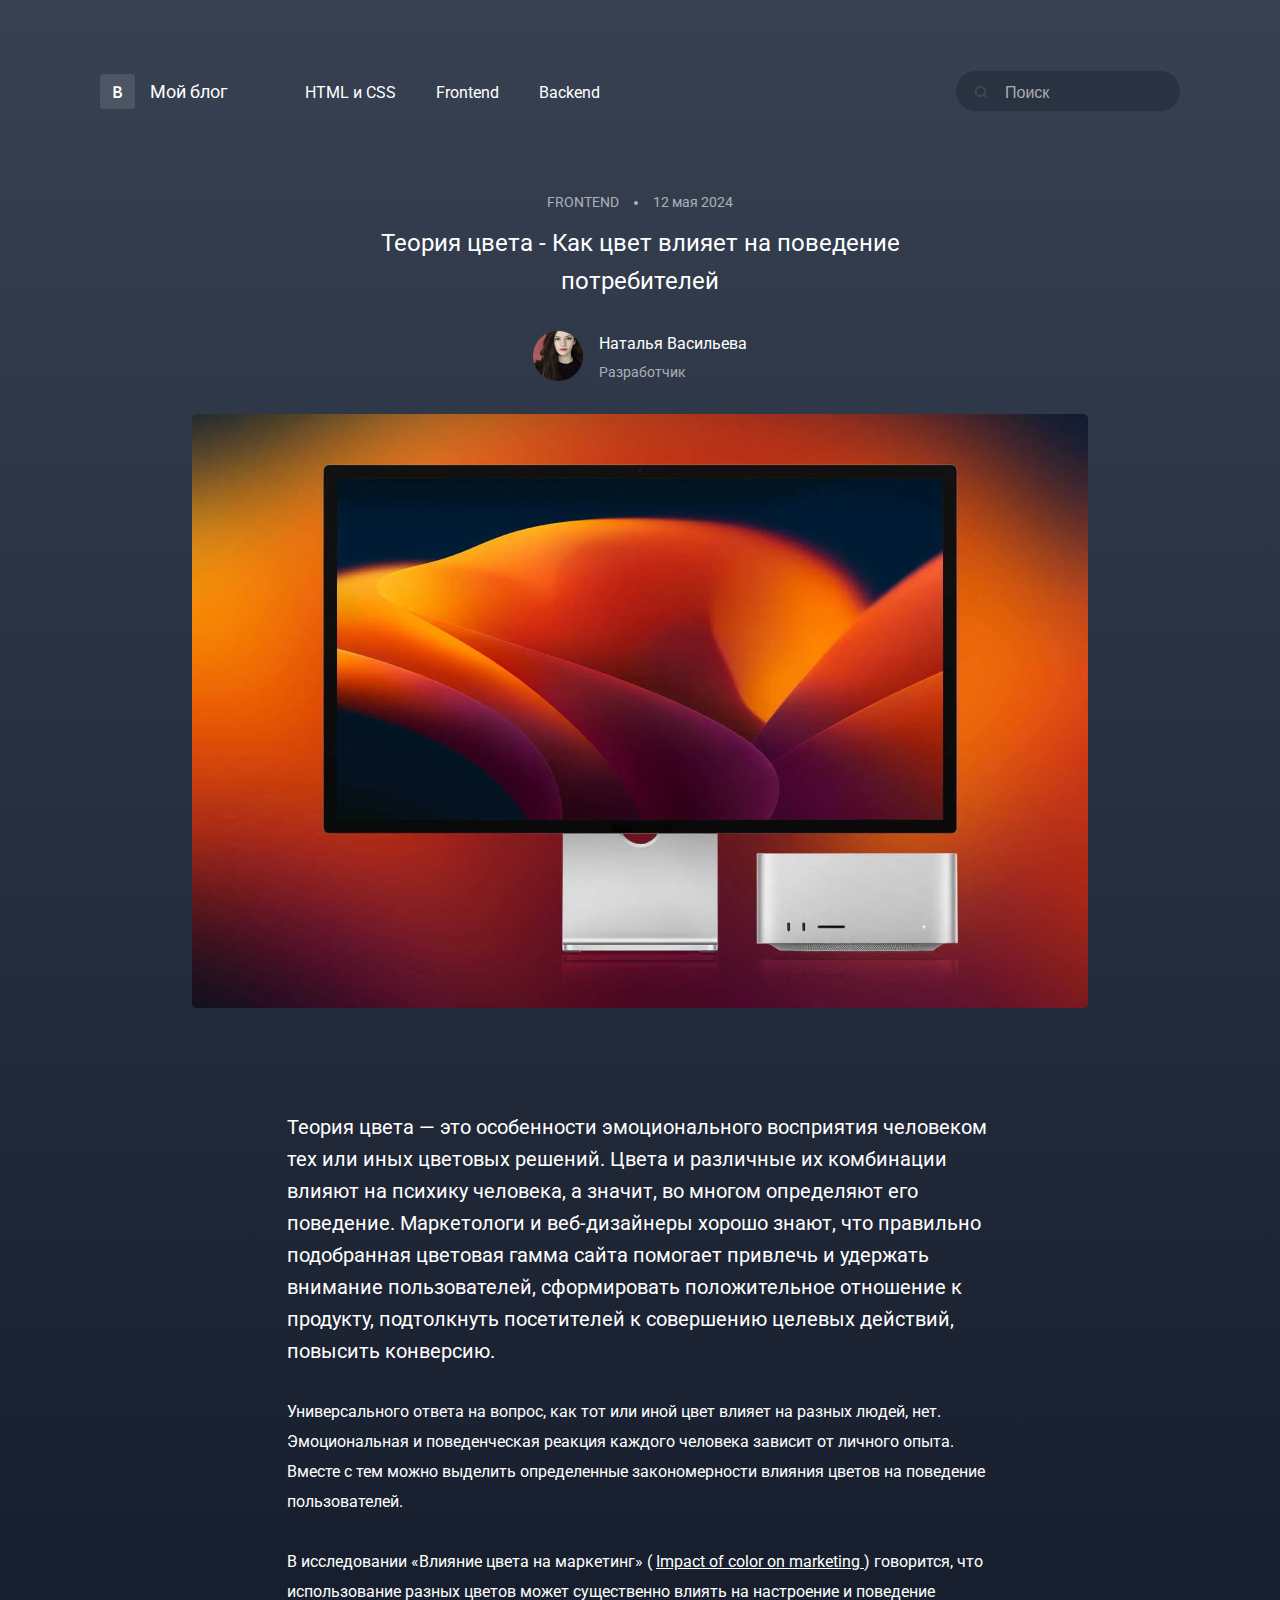
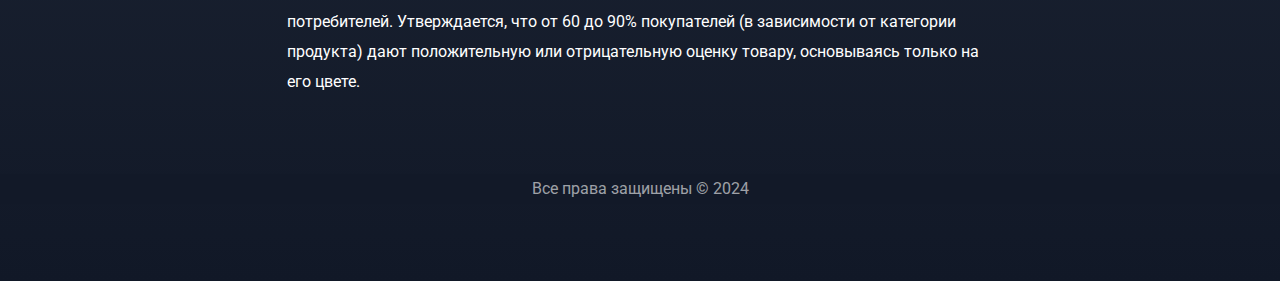
<file: 1-Blog/index.html>
<!DOCTYPE html>
<html lang="en">

<head>
    <meta charset="UTF-8">
    <meta name="viewport" content="width=device-width, initial-scale=1.0">
    <title>Мой блог</title>
    <link rel="stylesheet" href="./styles/style.css">
    <link rel="preconnect" href="https://fonts.googleapis.com">
    <link rel="preconnect" href="https://fonts.gstatic.com" crossorigin>
    <link href="https://fonts.googleapis.com/css2?family=Roboto&display=swap" rel="stylesheet">
    <link rel="preconnect" href="https://fonts.googleapis.com">
    <link rel="preconnect" href="https://fonts.gstatic.com" crossorigin>
    <link href="https://fonts.googleapis.com/css2?family=Source+Code+Pro:ital,wght@0,600;1,600&display=swap"
        rel="stylesheet">
</head>

<body>
    <header>
        <a class="logo" href="./index.html"><span>B</span> Мой блог</a>
        <nav>
            <ul>
                <li><a href="#">HTML и CSS</a></li>
                <li><a href="#">Frontend</a></li>
                <li><a href="#">Backend</a></li>
            </ul>
        </nav>
        <form class="search" action="#" method="get">
            <label for="search"><img src="./images/search.png" alt="Изображение лупы"></label>
            <input type="text" name="search_query" placeholder="Поиск" id="search" />
        </form>
    </header>
    <main>
        <article>
            <p class="topic">FRONTEND <img src="./images/Rectangle 5.svg" alt="Разделитель"> <time
                    datetime="2024-05-12">12 мая 2024</time></p>

            <h1>Теория цвета - Как цвет влияет на поведение потребителей</h1>
            <div class="author">
                <div class="photo">
                    <img src="./images/Ellipse 1.png" alt="Аватар автора">
                </div>
                <div>
                    <p class="name">Наталья Васильева</p>
                    <p class="profession">Разработчик</p>
                </div>
            </div>
            <section>
                <img src="./images/Rectangle 181.png" alt="Фотография компьютера">
                <p class="definition">
                    Теория цвета — это особенности эмоционального восприятия человеком тех или иных цветовых решений.
                    Цвета
                    и
                    различные их
                    комбинации влияют на психику человека, а значит, во многом определяют его поведение. Маркетологи и
                    веб-дизайнеры
                    хорошо
                    знают, что правильно подобранная цветовая гамма сайта помогает привлечь и удержать внимание
                    пользователей,
                    сформировать
                    положительное отношение к продукту, подтолкнуть посетителей к совершению целевых действий, повысить
                    конверсию.
                </p>
                <p>
                    Универсального ответа на вопрос, как тот или иной цвет влияет на разных людей, нет. Эмоциональная и
                    поведенческая
                    реакция каждого человека зависит от личного опыта. Вместе с тем можно выделить определенные
                    закономерности
                    влияния
                    цветов на поведение пользователей.
                </p>
                <p>
                    В исследовании «Влияние цвета на маркетинг» (
                    <a href="https://www.researchgate.net/publication/235320162_Impact_of_color_on_marketing"
                        target="_blank">
                        Impact of color on marketing
                    </a>
                    ) говорится, что использование разных
                    цветов
                    может существенно влиять на настроение и поведение потребителей. Утверждается, что от 60 до 90%
                    покупателей
                    (в
                    зависимости от категории продукта) дают положительную или отрицательную оценку товару, основываясь
                    только на
                    его
                    цвете.
                </p>
            </section>
        </article>
    </main>
    <footer>
        <p>
            Все права защищены &copy; 2024
        </p>
    </footer>
</body>

</html>
</file>
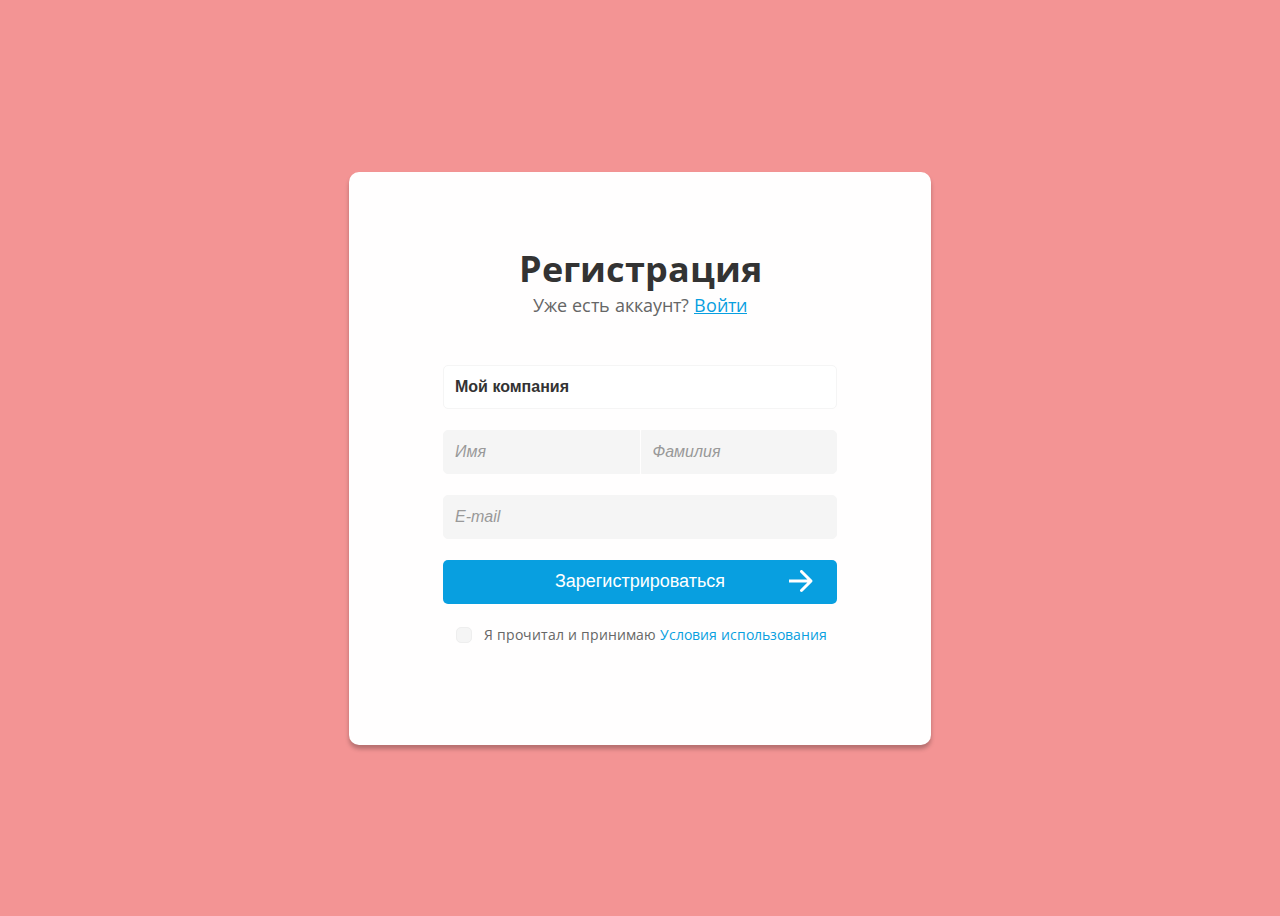
<file: 2-Form/index.html>
<!DOCTYPE html>
<html lang="en">

<head>
    <meta charset="UTF-8">
    <meta name="viewport" content="width=device-width, initial-scale=1.0">
    <title>Регистрация</title>
    <link rel="stylesheet" href="./styles/style.css">
    <link rel="preconnect" href="https://fonts.googleapis.com">
    <link rel="preconnect" href="https://fonts.gstatic.com" crossorigin>
    <link
        href="https://fonts.googleapis.com/css2?family=Open+Sans:ital,wdth,wght@0,75..100,300..800;1,75..100,300..800&display=swap"
        rel="stylesheet">
</head>

<body>
    <main>
        <form action="#" method="get">
            <header>
                <h1>Регистрация</h1>
                <p>
                    Уже есть аккаунт?
                    <a href="#">Войти</a>
                </p>
            </header>
            <div class="fields">
                <label for="company_name" hidden>Имя компании</label>
                <input type="text" name="company_name" id="company_name" value="Мой компания" placeholder="Имя компании"
                    required>
                <div class="initial">
                    <label for="first_name" hidden>Имя</label>
                    <input type="text" name="first_name" id="first_name" placeholder="Имя" required>
                    <label for="last_name" hidden>Фамилия</label>
                    <input type="text" name="last_name" id="last_name" placeholder="Фамилия" required>
                </div>
                <label for="email" hidden>E-mail</label>
                <input type="email" name="email" id="email" placeholder="E-mail" required>
                <button type="submit">
                    Зарегистрироваться
                    <img src="./images/Arrow 1.svg" alt="Изображение стрелки">
                </button>
                <div class="checkbox">
                    <input type="checkbox" name="accept" id="accept" required>
                    <label for="accept">
                        Я прочитал и принимаю
                        <a href="#">Условия использования</a>
                    </label>
                </div>
            </div>
        </form>
    </main>
</body>

</html>
</file>
<file: 1-Blog/styles/style.css>
body {
    background: linear-gradient(180deg, #374151 0%, #111827 100%);
    font-family: "Roboto", sans-serif;
    font-weight: 400;
    font-style: normal;
    color: #ffffff;
    margin: 0;
}

header {
    margin: 0 auto;
    padding: 71px 0 69px;
    display: flex;
    justify-content: space-between;
    align-items: baseline;
    gap: 77px
}

main,
header {
    max-width: 1080px;
}

main {
    margin: 0 auto;
}

.logo span {
    font-family: "Source Code Pro", monospace;
    font-size: 18px;
    font-weight: 600;
    line-height: 23px;
    background: #4B5563;
    padding: 6px 12px;
    margin-right: 11px;
    border-radius: 3px;
}

.logo {
    font-size: 18px;
    font-weight: 400;
    line-height: 21px;
    color: #ffffff;
    text-decoration: none;
}

a {
    font-size: 16px;
    font-weight: 400;
    line-height: 19px;
    color: #ffffff;
    text-decoration: none;
}

nav {
    flex: 1;
}

nav ul {
    margin: 0;
    list-style: none;
    padding: 0;
    display: flex;
    gap: 40px;
    align-items: baseline;
}

li>a:hover {
    text-decoration: underline;
}

.search {
    position: relative;
}

.search img {
    position: absolute;
    top: 14px;
    left: 18px;
}

.search input {
    font-size: 16px;
    width: 224px;
    height: 40px;
    background: #1F293799;
    padding: 12px 10px 10px;
    box-sizing: border-box;
    border-radius: 100px;
    border: none;
    color: #ffffff;
    padding: 12px 11px 9px 49px;
}

.search input::placeholder {
    font-size: 16px;
    font-weight: 400;
    line-height: 19px;
    color: rgba(255, 255, 255, 0.6);
}

.topic {
    font-size: 14px;
    font-weight: 400;
    line-height: 16.41px;
    color: rgba(255, 255, 255, 0.6);
    text-align: center;
    margin-bottom: 14px;
}

.topic img {
    vertical-align: middle;
    padding: 0 12px;
}

h1 {
    font-size: 24px;
    font-weight: 400;
    line-height: 38px;
    text-align: center;
    width: 525px;
    margin: 0 auto 30px;
}

.author {
    margin: 0 auto 28px;
    display: flex;
    align-items: center;
    justify-content: center;
    gap: 16px;
}

.author .name {
    font-size: 16px;
    font-weight: 400;
    line-height: 28px;
    margin: 0;
}

.author .profession {
    font-size: 14px;
    font-weight: 400;
    line-height: 28px;
    color: rgba(255, 255, 255, 0.6);
    margin: 0;
}

section {
    width: 896px;
    margin: 0 auto;
}

section>img {
    margin-bottom: 69px;
}

section p {
    padding: 0 95px;
    margin: 30px auto;
}

.definition {
    font-size: 20px;
    font-weight: 400;
    line-height: 32px;
}

p {
    font-size: 16px;
    font-weight: 400;
    line-height: 30px;
}

p a {
    color: #ffffff;
    text-decoration: underline;
}

footer {
    background-color: #121928;
    font-size: 16px;
    font-weight: 400;
    line-height: 28px;
    text-align: center;
    color: rgba(255, 255, 255, 0.6);
    margin: 77px auto;
}
</file>
<file: 2-Form/styles/style.css>
* {
    box-sizing: border-box;
}

body {
    background: linear-gradient(0deg, #F39494, #F39494),
        linear-gradient(243.43deg, #FFA5A5 32.96%, rgba(255, 255, 255, 0) 82.03%),
        linear-gradient(243.18deg, #FDC5C5 25.45%, rgba(242, 152, 222, 0) 100%);
    font-family: 'Open Sans', sans-serif;
    font-weight: 400px;
    font-size: 18px;
    line-height: 25px;
    overflow: hidden;
}

main {
    height: 100vh;
    display: flex;
    align-items: center;
}

form {
    width: 582px;
    height: 573px;
    background-color: #FFFEFE;
    margin: 0 auto;
    border-radius: 10px;
    box-shadow: 0px 4px 4px 0px #00000040;
}

header {
    margin: 72px auto 47px;
    text-align: center;
}

h1 {
    font-size: 36px;
    font-weight: 700;
    line-height: 49px;
    color: #333333;
    margin: 0 auto;

}

p {
    margin: 0 auto;
    color: #666666;
}

.fields {
    display: flex;
    flex-flow: column nowrap;
    justify-content: center;
    align-items: center;
    row-gap: 21px;
}

a {
    color: #089FE0;
    transition: background-color .5s;
}

a:hover {
    color: #089fe096;
}

input:not([type="checkbox"]) {
    background-color: rgba(#FFFEFE);
    font-size: 16px;
    font-weight: 600;
    line-height: 22px;
    color: #333333;
    border-radius: 5px;
    border: 1px solid #f5f5f5;
    width: 394px;
    height: 44px;
    padding: 9px 11px;
    caret-color: #089FE0;
}

input::placeholder {
    color: #999999;
    font-weight: 400;
    font-style: italic;
}

input:invalid {
    background-color: #f5f5f5;
}

.initial {
    width: 394px;
    display: flex;
    column-gap: 1px;

}

.initial input {
    width: calc(100% / 2);
}

#first_name {
    border-radius: 5px 0 0 5px;
}

#last_name {
    border-radius: 0 5px 5px 0;
}

label {
    font-weight: 400px;
    font-size: 14px;
    line-height: 19px;
    color: #666666;
}

label>a {
    text-decoration: none;
}

button {
    position: relative;
    font-weight: 400px;
    font-size: 18px;
    line-height: 25px;
    color: #ffffff;
    background-color: #089FE0;
    width: 394px;
    height: 44px;
    border-radius: 5px;
    border: none;
    cursor: pointer;
    transition: background-color .5s;
}

button:hover {
    background-color: #29b7f3ad;
}

button>img {
    position: absolute;
    right: 24px;
}

.checkbox {
    position: relative;
    display: flex;
    gap: 10px;
}

input[type='checkbox'] {
    opacity: 0;
    cursor: pointer;
}

input[type='checkbox']:checked+label[for='accept']::before {
    background-color: #089fe0;
    line-height: 16px;
    content: '✖';
    padding: 0 3px;
    color: white;
}

label[for="accept"] {
    cursor: pointer;
}

label[for='accept']::before {
    content: ' ';
    position: absolute;
    top: 0;
    left: 0;
    display: inline-block;
    margin: 2px;
    padding: 7px;
    border-radius: 5px;
    border: 1px solid #eeeeee;
    background-color: #f5f5f5;
    font-size: 11px;
}
</file>
